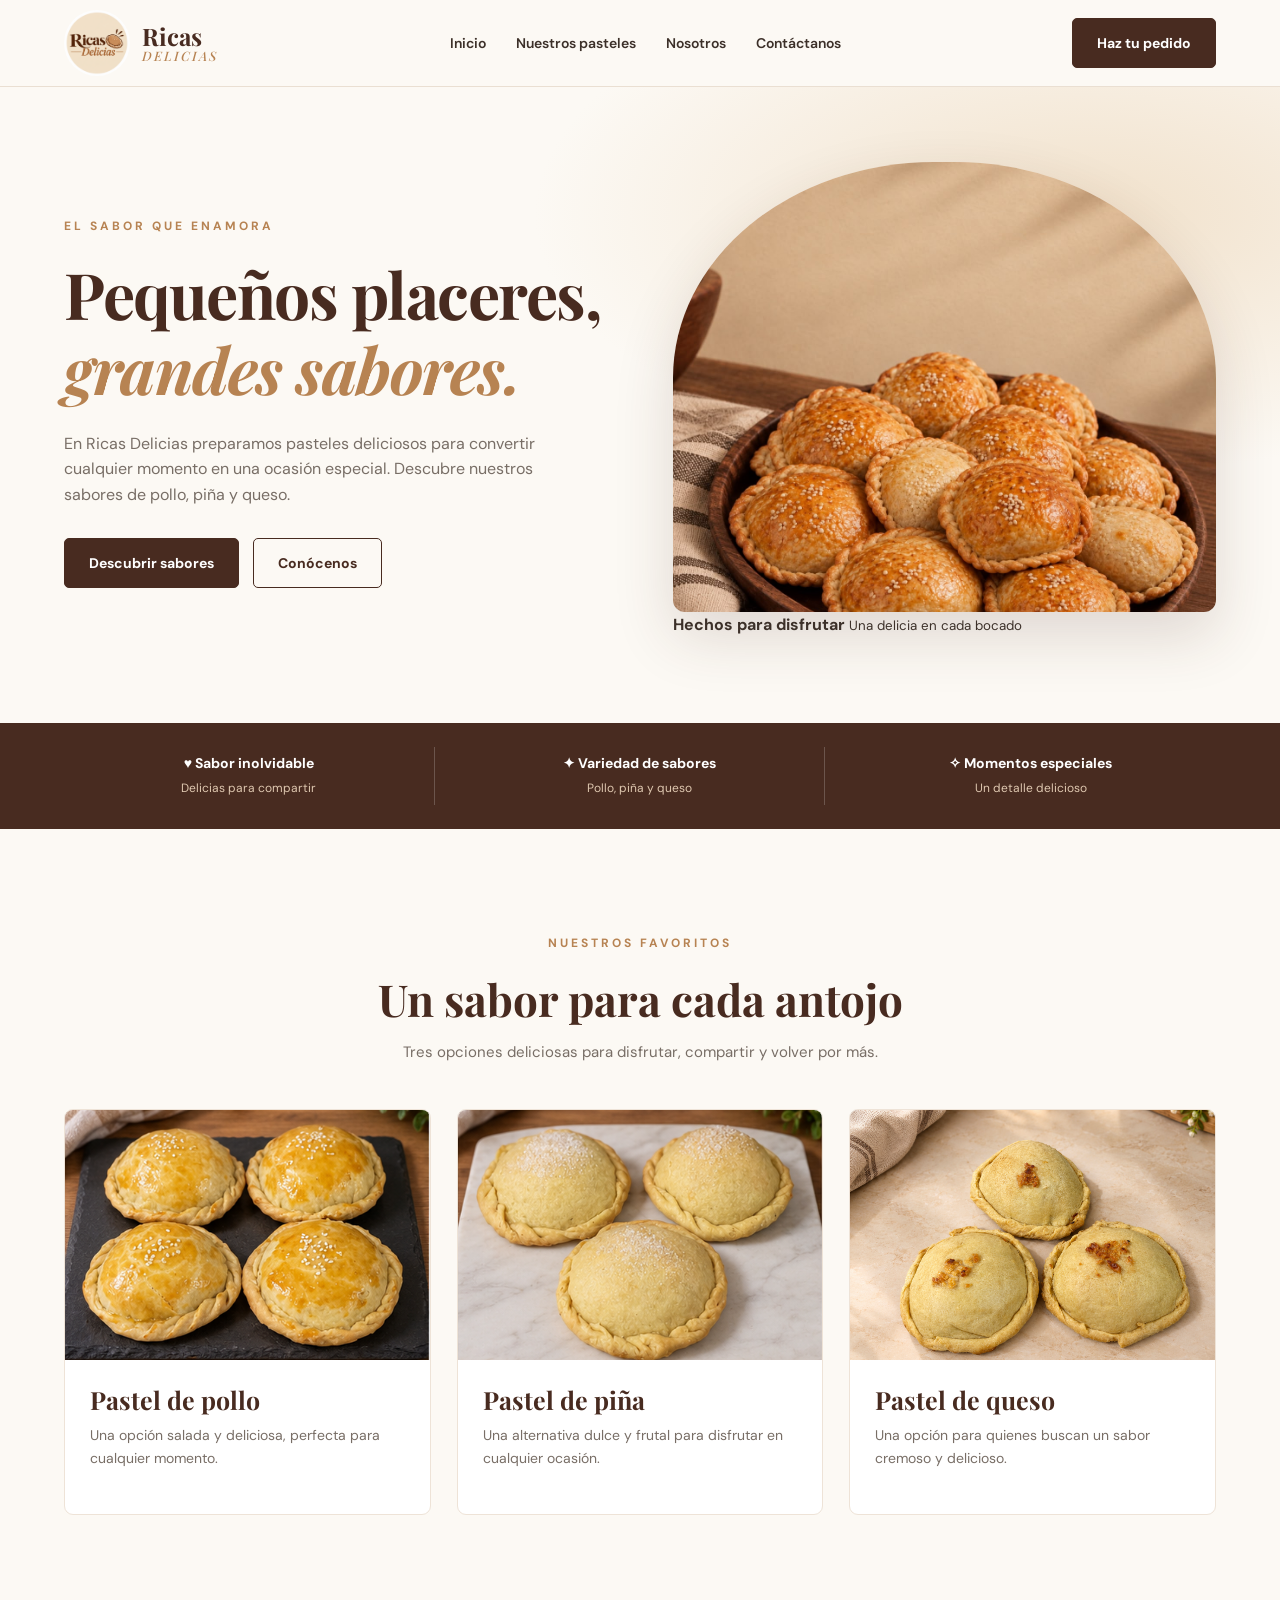
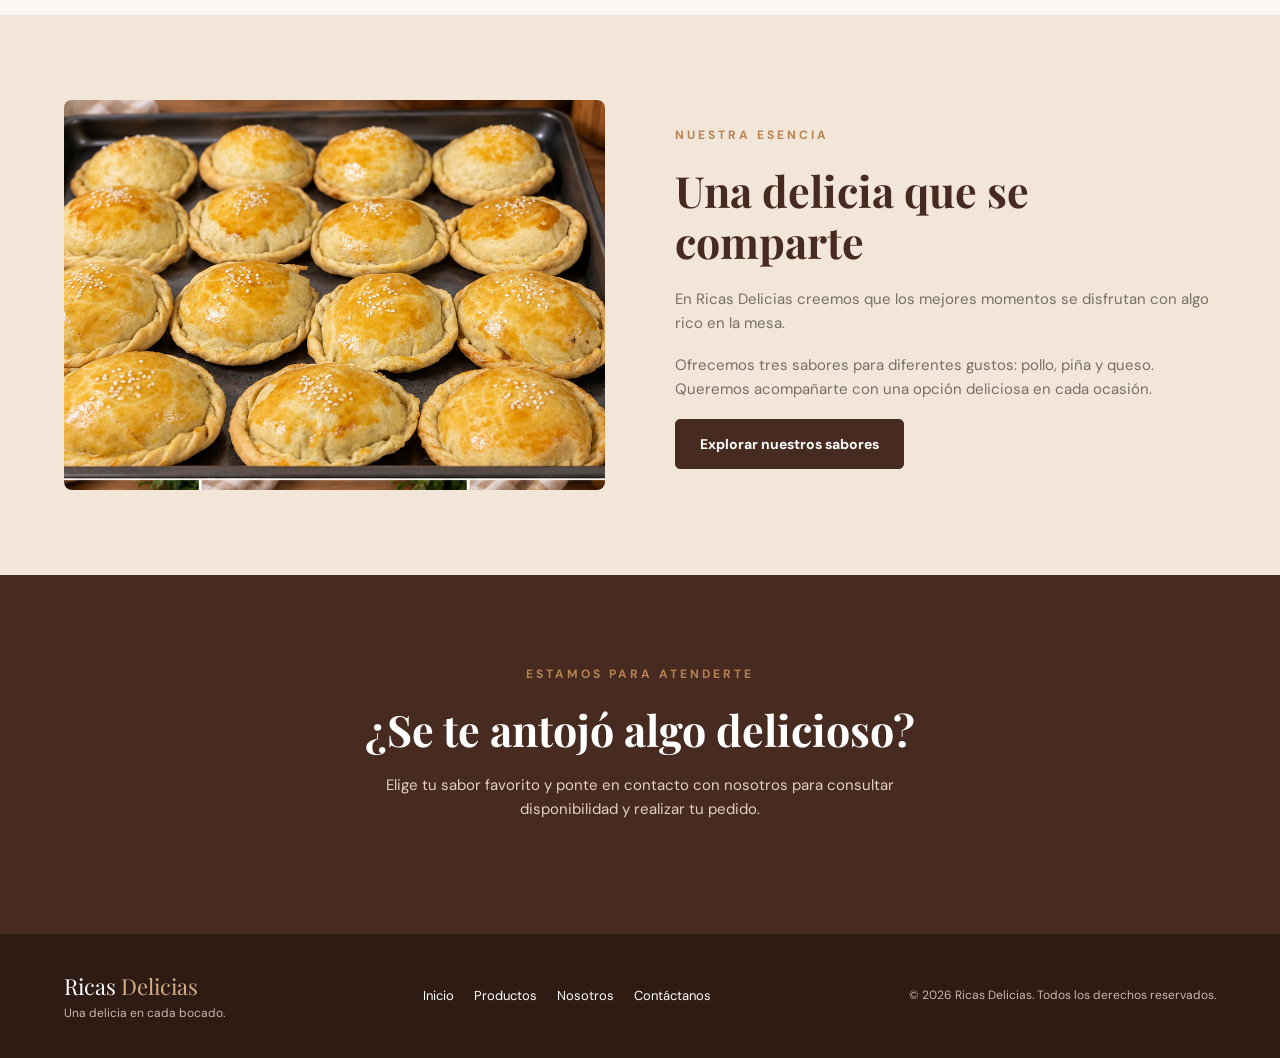
<file: index.html>
<!DOCTYPE html>
<html lang="es">
<head>
    <meta charset="UTF-8">
    <meta name="viewport" content="width=device-width, initial-scale=1.0">

    <title>Ricas Delicias | Pasteles artesanales</title>

    <meta name="description" content="Descubre los pasteles de pollo, piña y queso de Ricas Delicias.">

    <link rel="preconnect" href="https://fonts.googleapis.com">
    <link rel="preconnect" href="https://fonts.gstatic.com" crossorigin>

    <link href="https://fonts.googleapis.com/css2?family=DM+Sans:wght@400;500;600;700&family=Playfair+Display:wght@500;600;700&display=swap" rel="stylesheet">

    <link rel="stylesheet" href="index.css">
</head>

<script>
    if (!sessionStorage.getItem("bienvenidaMostrada")) {
        alert("¡Bienvenido a Ricas Delicias! 🍰 Donde el sabor y la dulzura se unen para ofrecerte momentos únicos. Disfruta de nuestros deliciosos pasteles, preparados con mucho amor. ¡Endulzamos y salamos tus días con cada bocado!");

        sessionStorage.setItem("bienvenidaMostrada", "true");
    }
</script>

<body>

    <header>
        <div class="contenedor navegacion">

            <a href="#inicio" class="marca">
                <img src="img/pasteles.png" alt="Logo de Ricas Delicias">

                <div class="marca-texto">
                    Ricas
                    <span>DELICIAS</span>
                </div>
            </a>

            <nav aria-label="Navegación principal">
                <ul class="menu">
                    <li><a href="#inicio">Inicio</a></li>
                    <li><a href="#productos">Nuestros pasteles</a></li>
                    <li><a href="#nosotros">Nosotros</a></li>
                   <a href="contacto.html" class="boton-contacto">Contáctanos</a>
                </ul>
            </nav>

            <a href="contacto.html" class="boton">Haz tu pedido</a>

        </div>
    </header>

    <main>

        <section class="hero" id="inicio">
            <div class="contenedor hero-contenido">

                <div class="hero-texto">
                    <span class="etiqueta">El sabor que enamora</span>

                    <h1>
                        Pequeños placeres,
                        <span>grandes sabores.</span>
                    </h1>

                    <p class="hero-descripcion">
                        En Ricas Delicias preparamos pasteles deliciosos
                        para convertir cualquier momento en una ocasión
                        especial. Descubre nuestros sabores de pollo,
                        piña y queso.
                    </p>

                    <div class="hero-botones">
                        <a href="#productos" class="boton">
                            Descubrir sabores
                        </a>

                        <a href="#nosotros" class="boton boton-secundario">
                            Conócenos
                        </a>
                    </div>
                </div>

                <div class="hero-imagen">
                    <img
                        src="img//foto1.jpeg"
                        alt="Productos horneados"
                    >

                    <div class="titulo-imagen">
                        <strong>Hechos para disfrutar</strong>
                        <small>Una delicia en cada bocado</small>
                    </div>
                </div>

            </div>
        </section>

        <section class="beneficios">
            <div class="contenedor beneficios-contenido">

                <div class="beneficio">
                    <strong>♥ Sabor inolvidable</strong>
                    <span>Delicias para compartir</span>
                </div>

                <div class="beneficio">
                    <strong>✦ Variedad de sabores</strong>
                    <span>Pollo, piña y queso</span>
                </div>

                <div class="beneficio">
                    <strong>✧ Momentos especiales</strong>
                    <span>Un detalle delicioso</span>
                </div>

            </div>
        </section>

        <section class="productos" id="productos">
            <div class="contenedor">

                <div class="seccion-cabecera">
                    <span class="etiqueta">Nuestros favoritos</span>

                    <h2>Un sabor para cada antojo</h2>

                    <p>
                        Tres opciones deliciosas para disfrutar,
                        compartir y volver por más.
                    </p>
                </div>

                <div class="productos-grid">

                    <article class="producto">
                        <div class="producto-imagen">
                            <img
                                src="img/02_pasteles_tabla_negra.png"
                                alt="Referencia visual del pastel de pollo"
                                loading="lazy"
                            >
                        </div>

                        <div class="producto-info">
                            <h3>Pastel de pollo</h3>

                            <p>
                                Una opción salada y deliciosa,
                                perfecta para cualquier momento.
                            </p>

                            
                        </div>
                    </article>

                    <article class="producto">
                        <div class="producto-imagen">
                            <img
                                src="img/03_pasteles_azucarados.png"
                                alt="Referencia visual del pastel de piña"
                                loading="lazy"
                            >
                        </div>

                        <div class="producto-info">
                            <h3>Pastel de piña</h3>

                            <p>
                                Una alternativa dulce y frutal
                                para disfrutar en cualquier ocasión.
                            </p>

                        </div>
                    </article>

                    <article class="producto">
                        <div class="producto-imagen">
                            <img
                                src="img/pastel 6.png"
                                alt="Referencia visual del pastel de queso"
                                loading="lazy"
                            >
                        </div>

                        <div class="producto-info">
                            <h3>Pastel de queso</h3>

                            <p>
                                Una opción para quienes buscan
                                un sabor cremoso y delicioso.
                            </p>

                             
                            
                        </div>
                    </article>

                </div>
            </div>
        </section>

        <section class="nosotros" id="nosotros">
            <div class="contenedor nosotros-contenido">

                <div class="nosotros-imagen">
                    <img
                        src="img/01_pasteles_bandeja.png"
                        alt="Preparación de alimentos"
                        loading="lazy"
                    >
                </div>

                <div class="nosotros-texto">
                    <span class="etiqueta">Nuestra esencia</span>

                    <h2>Una delicia que se comparte</h2>

                    <p>
                        En Ricas Delicias creemos que los mejores
                        momentos se disfrutan con algo rico en la mesa.
                    </p>

                    <p>
                        Ofrecemos tres sabores para diferentes gustos:
                        pollo, piña y queso. Queremos acompañarte con
                        una opción deliciosa en cada ocasión.
                    </p>

                    <a href="#productos" class="boton">
                        Explorar nuestros sabores
                    </a>
                </div>

            </div>
        </section>

        <section class="pedido" id="contacto">
            <div class="contenedor">

                <span class="etiqueta">Estamos para atenderte</span>

                <h2>¿Se te antojó algo delicioso?</h2>

                <p>
                    Elige tu sabor favorito y ponte en contacto con
                    nosotros para consultar disponibilidad y realizar
                    tu pedido.
                </p>

               

            </div>
        </section>

    </main>

    <footer>
        <div class="contenedor footer-contenido">

            <div>
                <div class="footer-marca">
                    Ricas <span>Delicias</span>
                </div>

                <p class="footer-texto">
                    Una delicia en cada bocado.
                </p>
            </div>

            <div class="footer-links">
                <a href="#inicio">Inicio</a>
                <a href="#productos">Productos</a>
                <a href="#nosotros">Nosotros</a>
        <a href="contacto.html" class="boton-contacto">Contáctanos</a>
            </div>

            <p class="footer-texto">
                © <span id="anio"></span> Ricas Delicias.
                Todos los derechos reservados.
            </p>

        </div>
    </footer>

    <script>
        document.getElementById("anio").textContent =
            new Date().getFullYear();
    </script>




</body>
</html>
</file>
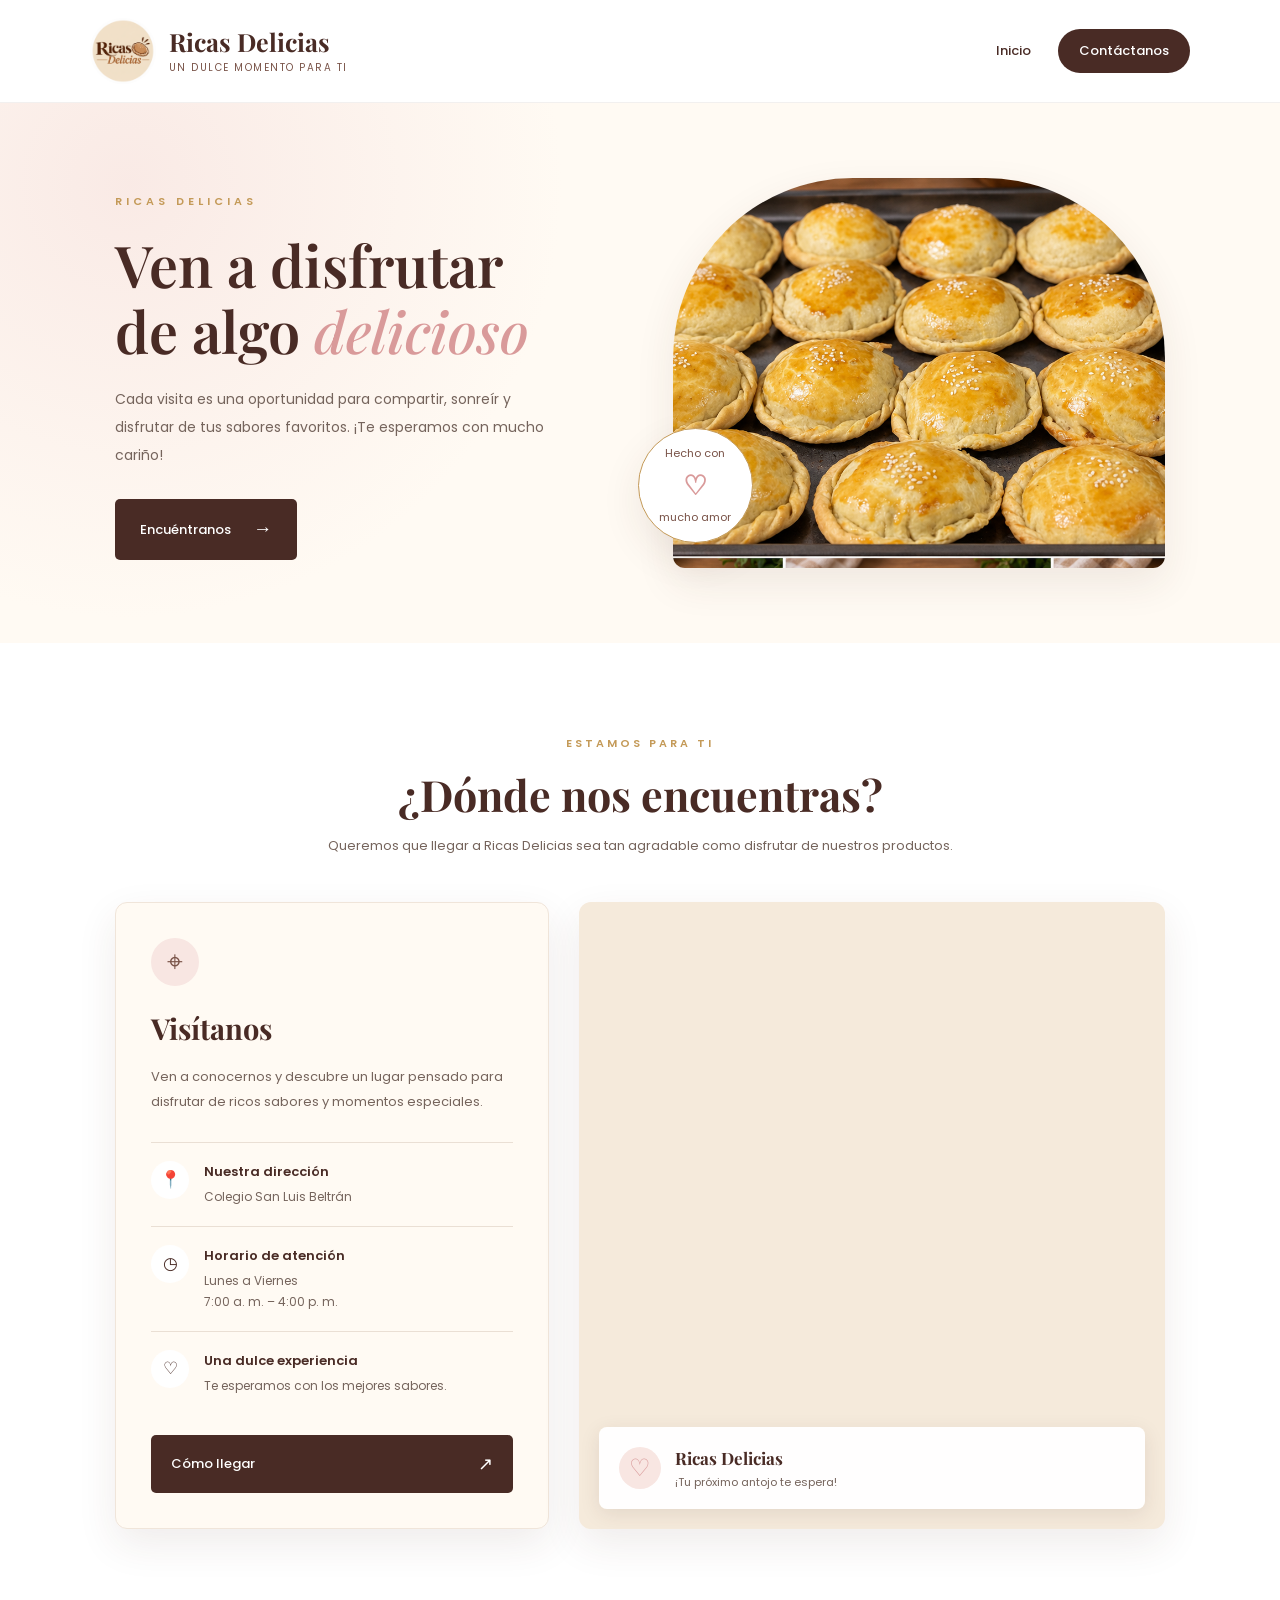
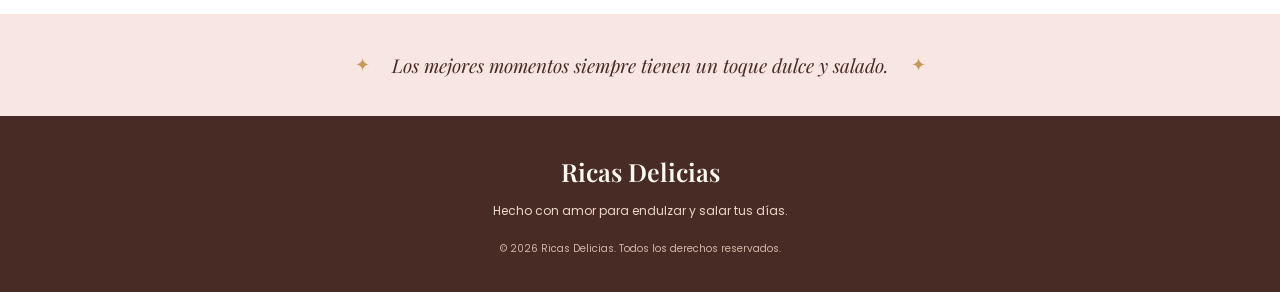
<file: contacto.html>
<!DOCTYPE html>
<html lang="es">
<head>
    <meta charset="UTF-8">
    <meta name="viewport" content="width=device-width, initial-scale=1.0">

    <title>Ubicación | Ricas Delicias</title>

    <link rel="stylesheet" href="contacto.css">

    <link rel="preconnect" href="https://fonts.googleapis.com">
    <link rel="preconnect" href="https://fonts.gstatic.com" crossorigin>

    <link href="https://fonts.googleapis.com/css2?family=Playfair+Display:wght@500;600;700&family=Poppins:wght@300;400;500;600&display=swap" rel="stylesheet">
</head>

<body>

    <header class="encabezado">

        <a href="index.html" class="marca">
            <img src="img/pasteles.png" alt="Logo de Ricas Delicias">
            <div class="nombre-marca">
                <h1>Ricas Delicias</h1>
                <span>Un dulce momento para ti</span>
            </div>
        </a>

        <nav class="menu-superior">
            <a href="index.html">Inicio</a>
            <a href="contacto.html" class="boton-contacto">Contáctanos</a>
        </nav>

    </header>

    <main>

        <section class="portada">

            <div class="contenido-portada">
                <span class="etiqueta">RICAS DELICIAS</span>

                <h2>Ven a disfrutar<br>de algo <em>delicioso</em></h2>

                <p>
                    Cada visita es una oportunidad para compartir,
                    sonreír y disfrutar de tus sabores favoritos.
                    ¡Te esperamos con mucho cariño!
                </p>

                <a href="#ubicacion" class="boton-principal">
                    Encuéntranos
                    <span>→</span>
                </a>
            </div>

            <div class="imagen-portada">
                <img
                    src="img/01_pasteles_bandeja.png"
                    alt="Pastel decorado de repostería">
                <div class="sello">
                    <span>Hecho con</span>
                    <strong>♡</strong>
                    <span>mucho amor</span>
                </div>
            </div>

        </section>

        <section class="seccion-ubicacion" id="ubicacion">

            <div class="titulo-seccion">
                <span class="subtitulo">ESTAMOS PARA TI</span>
                <h2>¿Dónde nos encuentras?</h2>
                <p>
                    Queremos que llegar a Ricas Delicias sea tan agradable
                    como disfrutar de nuestros productos.
                </p>
            </div>

            <div class="contenido-ubicacion">

                <article class="tarjeta-info">

                    <div class="icono">⌖</div>

                    <h3>Visítanos</h3>

                    <p>
                        Ven a conocernos y descubre un lugar pensado para
                        disfrutar de ricos sabores y momentos especiales.
                    </p>

                    <div class="dato">
                        <span class="icono-dato">📍</span>
                        <div>
                            <h4>Nuestra dirección</h4>
                            <p>Colegio San Luis Beltrán</p>
                        </div>
                    </div>

                    <div class="dato">
                        <span class="icono-dato">◷</span>
                        <div>
                            <h4>Horario de atención</h4>
                            <p>Lunes a Viernes</p>
                            <p>7:00 a. m. – 4:00 p. m.</p>
                        </div>
                    </div>

                    <div class="dato">
                        <span class="icono-dato">♡</span>
                        <div>
                            <h4>Una dulce experiencia</h4>
                            <p>Te esperamos con los mejores sabores.</p>
                        </div>
                    </div>

                    <a
                        href="https://www.google.com/maps"
                        target="_blank"
                        rel="noopener noreferrer"
                        class="boton-mapa">
                        Cómo llegar
                        <span>↗</span>
                    </a>

                </article>

                <div class="mapa">

                    
   <iframe
    src="https://maps.google.com/maps?q=Colegio%20San%20Luis%20Beltr%C3%A1n%2C%20Chinandega%2C%20Nicaragua&output=embed"
    title="Ubicación de Ricas Delicias en Chinandega"
    width="100%"
    height="500"
    style="border:0;"
    allowfullscreen
    loading="lazy"
    referrerpolicy="no-referrer-when-downgrade">
</iframe>


                    <div class="etiqueta-mapa">
                        <span>♡</span>
                        <div>
                            <strong>Ricas Delicias</strong>
                            <p>¡Tu próximo antojo te espera!</p>
                        </div>
                    </div>

                </div>

            </div>

        </section>

        <section class="franja-final">
            <span>✦</span>
            <p>Los mejores momentos siempre tienen un toque dulce y salado.</p>
            <span>✦</span>
        </section>

    </main>

    <footer class="pie-pagina">
        <a href="index.html" class="nombre-footer">Ricas Delicias</a>
        <p>Hecho con amor para endulzar y salar tus días.</p>
        <span>© 2026 Ricas Delicias. Todos los derechos reservados.</span>
    </footer>

</body>
</html>
</file>
<file: index.css>
:root {
    --marron: #482b20;
    --marron-claro: #79513a;
    --caramelo: #b78352;
    --crema: #f2e5d2;
    --fondo: #fcf9f4;
    --blanco: #ffffff;
    --texto: #3c3029;
    --gris: #786e66;
}

* {
    margin: 0;
    padding: 0;
    box-sizing: border-box;
}

html {
    scroll-behavior: smooth;
    scroll-padding-top: 100px;
}

body {
    font-family: 'DM Sans', sans-serif;
    background: var(--fondo);
    color: var(--texto);
    line-height: 1.6;
}

a {
    color: inherit;
    text-decoration: none;
}

img {
    display: block;
    max-width: 100%;
}

.contenedor {
    width: min(1160px, 90%);
    margin: auto;
}

/* ENCABEZADO */

header {
    background: rgba(252, 249, 244, 0.96);
    border-bottom: 1px solid #eadfd2;
    position: sticky;
    top: 0;
    z-index: 1000;
    backdrop-filter: blur(12px);
}

.navegacion {
    min-height: 86px;
    display: flex;
    align-items: center;
    justify-content: space-between;
    gap: 25px;
}

.marca {
    display: flex;
    align-items: center;
    gap: 12px;
}

/* LOGO: AJUSTE REALIZADO */

.marca img {
    width: 66px;
    height: 66px;
    object-fit: contain;
    object-position: center;
    border-radius: 50%;
    flex-shrink: 0;
    background: transparent;
}

.marca-texto {
    font-family: 'Playfair Display', serif;
    font-size: 24px;
    font-weight: 700;
    color: var(--marron);
    line-height: 1.1;
}

.marca-texto span {
    display: block;
    font-size: 13px;
    color: var(--caramelo);
    font-style: italic;
    font-weight: 500;
    text-align: center;
    letter-spacing: 2px;
}

.menu {
    display: flex;
    align-items: center;
    gap: 30px;
    list-style: none;
}

.menu a {
    font-size: 14px;
    font-weight: 600;
    transition: color .25s;
}

.menu a:hover {
    color: var(--caramelo);
}

/* BOTONES */

.boton {
    display: inline-flex;
    align-items: center;
    justify-content: center;
    padding: 13px 24px;
    border-radius: 5px;
    background: var(--marron);
    color: var(--blanco);
    font-size: 14px;
    font-weight: 700;
    border: 1px solid var(--marron);
    transition: .3s;
    cursor: pointer;
}

.boton:hover {
    background: var(--caramelo);
    border-color: var(--caramelo);
    transform: translateY(-2px);
}

.boton-secundario {
    background: transparent;
    color: var(--marron);
}

/* PORTADA */

.hero {
    padding: 75px 0 85px;
    overflow: hidden;
    background:
        radial-gradient(ellipse at 85% 20%, #f1e1cb 0, transparent 36%),
        var(--fondo);
}

.hero-contenido {
    display: grid;
    grid-template-columns: 1fr 1fr;
    align-items: center;
    gap: 65px;
}

.etiqueta {
    display: inline-block;
    color: var(--caramelo);
    font-size: 12px;
    font-weight: 700;
    letter-spacing: 3px;
    text-transform: uppercase;
    margin-bottom: 20px;
}

h1, h2, h3 {
    font-family: 'Playfair Display', serif;
    line-height: 1.18;
}

h1 {
    color: var(--marron);
    font-size: clamp(42px, 5vw, 68px);
    letter-spacing: -1.5px;
    margin-bottom: 24px;
}

h1 span {
    color: var(--caramelo);
    font-style: italic;
}

.hero-descripcion {
    color: var(--gris);
    font-size: 16px;
    max-width: 480px;
    margin-bottom: 30px;
}

.hero-botones {
    display: flex;
    flex-wrap: wrap;
    gap: 14px;
}

.hero-imagen {
    position: relative;
    min-height: 450px;
}

.hero-imagen img {
    width: 100%;
    height: 450px;
    object-fit: cover;
    border-radius: 48% 48% 12px 12px;
    box-shadow: 0 24px 60px rgba(72, 43, 32, .16);
}

.sello {
    position: absolute;
    left: -35px;
    bottom: 30px;
    background: var(--blanco);
    color: var(--marron);
    padding: 20px 24px;
    border-radius: 8px;
    box-shadow: 0 10px 35px rgba(72, 43, 32, .12);
}

.sello strong {
    display: block;
    font-family: 'Playfair Display', serif;
    font-size: 21px;
}

.sello small {
    color: var(--gris);
    font-size: 12px;
}

/* FRANJA INFORMATIVA */

.beneficios {
    background: var(--marron);
    color: var(--blanco);
    padding: 24px 0;
}

.beneficios-contenido {
    display: grid;
    grid-template-columns: repeat(3, 1fr);
    text-align: center;
    gap: 20px;
}

.beneficio {
    padding: 5px 12px;
    border-right: 1px solid rgba(255, 255, 255, .2);
}

.beneficio:last-child {
    border-right: none;
}

.beneficio strong {
    display: block;
    font-size: 14px;
}

.beneficio span {
    color: #dfc8b0;
    font-size: 12px;
}

/* PRODUCTOS */

.productos {
    padding: 100px 0;
}

.seccion-cabecera {
    text-align: center;
    max-width: 650px;
    margin: 0 auto 45px;
}

.seccion-cabecera h2 {
    font-size: clamp(32px, 4vw, 44px);
    color: var(--marron);
    margin-bottom: 15px;
}

.seccion-cabecera p {
    color: var(--gris);
    font-size: 15px;
}

.productos-grid {
    display: grid;
    grid-template-columns: repeat(3, 1fr);
    gap: 26px;
}

.producto {
    background: var(--blanco);
    border: 1px solid #eee3d7;
    border-radius: 9px;
    overflow: hidden;
    transition: transform .3s, box-shadow .3s;
}

.producto:hover {
    transform: translateY(-7px);
    box-shadow: 0 18px 40px rgba(72, 43, 32, .10);
}

.producto-imagen {
    height: 250px;
    overflow: hidden;
    background: var(--crema);
}

.producto-imagen img {
    width: 100%;
    height: 100%;
    object-fit: cover;
    transition: transform .5s;
}

.producto:hover .producto-imagen img {
    transform: scale(1.05);
}

.producto-info {
    padding: 25px;
}

.producto-info h3 {
    font-size: 25px;
    color: var(--marron);
    margin-bottom: 10px;
}

.producto-info p {
    color: var(--gris);
    font-size: 14px;
    margin-bottom: 20px;
}

.producto-enlace {
    color: var(--caramelo);
    font-weight: 700;
    font-size: 13px;
}

.producto-enlace:hover {
    color: var(--marron);
}

/* NOSOTROS */

.nosotros {
    padding: 85px 0;
    background: #f1e6d7;
}

.nosotros-contenido {
    display: grid;
    grid-template-columns: 1fr 1fr;
    align-items: center;
    gap: 70px;
}

.nosotros-imagen img {
    width: 100%;
    height: 390px;
    object-fit: cover;
    border-radius: 8px;
}

.nosotros-texto h2 {
    color: var(--marron);
    font-size: clamp(32px, 4vw, 43px);
    margin-bottom: 20px;
}

.nosotros-texto p {
    color: var(--gris);
    margin-bottom: 18px;
    font-size: 15px;
}

/* CONTACTO */

.pedido {
    padding: 85px 0;
    text-align: center;
    background: var(--marron);
    color: white;
}

.pedido h2 {
    font-size: clamp(32px, 4vw, 43px);
    margin-bottom: 18px;
}

.pedido p {
    color: #e3d1c1;
    margin: 0 auto 28px;
    max-width: 550px;
    font-size: 15px;
}

.pedido .boton {
    background: var(--crema);
    color: var(--marron);
    border-color: var(--crema);
}

.pedido .boton:hover {
    background: var(--caramelo);
    color: white;
    border-color: var(--caramelo);
}

/* PIE DE PÁGINA */

footer {
    background: #2e1b14;
    color: white;
    padding: 35px 0;
}

.footer-contenido {
    display: flex;
    justify-content: space-between;
    align-items: center;
    flex-wrap: wrap;
    gap: 20px;
}

.footer-marca {
    font-family: 'Playfair Display', serif;
    font-size: 22px;
}

.footer-marca span {
    color: #d5ae85;
}

.footer-texto {
    font-size: 12px;
    color: #cbb8a8;
}

.footer-links {
    display: flex;
    gap: 20px;
    font-size: 13px;
}

.footer-links a:hover {
    color: #d5ae85;
}

/* DISEÑO RESPONSIVO */

@media (max-width: 900px) {
    .navegacion {
        padding: 12px 0;
        flex-wrap: wrap;
    }

    .menu {
        gap: 17px;
    }

    .hero-contenido {
        gap: 35px;
    }

    .hero-imagen,
    .hero-imagen img {
        min-height: 370px;
        height: 370px;
    }

    .productos-grid {
        gap: 16px;
    }

    .producto-imagen {
        height: 200px;
    }

    .nosotros-contenido {
        gap: 35px;
    }
}

@media (max-width: 650px) {
    .navegacion {
        justify-content: center;
    }

    .marca {
        width: 100%;
        justify-content: center;
    }

    .menu {
        width: 100%;
        justify-content: center;
        flex-wrap: wrap;
        gap: 15px 20px;
    }

    .menu a {
        font-size: 12px;
    }

    .navegacion > .boton {
        display: none;
    }

    .hero {
        padding: 50px 0 65px;
    }

    .hero-contenido {
        grid-template-columns: 1fr;
        gap: 35px;
    }

    h1 {
        font-size: 45px;
    }

    .hero-imagen,
    .hero-imagen img {
        min-height: 330px;
        height: 330px;
    }

    .sello {
        left: 12px;
        bottom: 15px;
    }

    .beneficios-contenido {
        grid-template-columns: 1fr;
        gap: 15px;
    }

    .beneficio {
        border-right: none;
        border-bottom: 1px solid rgba(255, 255, 255, .2);
        padding-bottom: 15px;
    }

    .beneficio:last-child {
        border-bottom: none;
        padding-bottom: 0;
    }

    .productos {
        padding: 70px 0;
    }

    .productos-grid {
        grid-template-columns: 1fr;
        gap: 25px;
    }

    .producto-imagen {
        height: 250px;
    }

    .nosotros-contenido {
        grid-template-columns: 1fr;
        gap: 30px;
    }

    .nosotros-imagen img {
        height: 300px;
    }

    .pedido {
        padding: 65px 0;
    }

    .footer-contenido {
        flex-direction: column;
        text-align: center;
    }

    .footer-links {
        justify-content: center;
        flex-wrap: wrap;
    }
}
</file>
<file: contacto.css>
/* ================================
   RICAS DELICIAS - UBICACION
   ================================ */

:root {
    --crema: #fffaf3;
    --crema-oscuro: #f5eadb;
    --chocolate: #492b25;
    --cafe: #795348;
    --rosa: #d99a9a;
    --rosa-claro: #f8e6e2;
    --dorado: #c49a58;
    --blanco: #ffffff;
    --texto: #75645c;
    --sombra: 0 15px 40px rgba(73, 43, 37, 0.09);
}

* {
    margin: 0;
    padding: 0;
    box-sizing: border-box;
}

html {
    scroll-behavior: smooth;
}

body {
    font-family: 'Poppins', sans-serif;
    background-color: var(--crema);
    color: var(--chocolate);
    line-height: 1.7;
}

a {
    text-decoration: none;
    color: inherit;
}

/* ENCABEZADO */

.encabezado {
    width: 100%;
    min-height: 100px;
    padding: 18px 7%;
    display: flex;
    align-items: center;
    justify-content: space-between;
    gap: 25px;
    background-color: var(--blanco);
    border-bottom: 1px solid rgba(73, 43, 37, 0.07);
}

.marca {
    display: flex;
    align-items: center;
    gap: 13px;
    flex-shrink: 0;
}

.marca img {
    width: 66px;
    height: 66px;
    object-fit: cover;
    border-radius: 50%;
}

.nombre-marca h1 {
    font-family: 'Playfair Display', serif;
    font-size: 25px;
    line-height: 1.3;
    color: var(--chocolate);
}

.nombre-marca span {
    display: block;
    font-size: 10px;
    letter-spacing: 1.5px;
    text-transform: uppercase;
    color: var(--cafe);
}

.menu-superior {
    display: flex;
    align-items: center;
    justify-content: center;
    flex-wrap: wrap;
    gap: 27px;
}

.menu-superior a {
    font-size: 13px;
    font-weight: 500;
    color: var(--chocolate);
    transition: color 0.3s ease;
}

.menu-superior a:hover,
.menu-superior a.activo {
    color: var(--rosa);
}

.menu-superior .boton-contacto {
    padding: 11px 21px;
    border-radius: 30px;
    color: var(--blanco);
    background-color: var(--chocolate);
    transition: background-color 0.3s ease,
                transform 0.3s ease;
}

.menu-superior .boton-contacto:hover {
    color: var(--blanco);
    background-color: var(--cafe);
    transform: translateY(-2px);
}

/* PORTADA */

.portada {
    display: grid;
    grid-template-columns: 1fr 1fr;
    align-items: center;
    gap: 65px;
    padding: 75px 9%;
    min-height: 540px;
    overflow: hidden;
    background:
        radial-gradient(
            circle at 10% 15%,
            rgba(248, 230, 226, 0.8),
            transparent 35%
        ),
        var(--crema);
}

.contenido-portada {
    max-width: 540px;
}

.etiqueta {
    display: inline-block;
    margin-bottom: 20px;
    color: var(--dorado);
    font-size: 11px;
    font-weight: 600;
    letter-spacing: 4px;
}

.contenido-portada h2 {
    margin-bottom: 22px;
    font-family: 'Playfair Display', serif;
    font-size: clamp(38px, 4.5vw, 62px);
    line-height: 1.15;
    font-weight: 600;
    color: var(--chocolate);
}

.contenido-portada h2 em {
    color: var(--rosa);
    font-weight: 500;
}

.contenido-portada > p {
    max-width: 450px;
    margin-bottom: 30px;
    font-size: 14px;
    line-height: 2;
    color: var(--texto);
}

.boton-principal {
    display: inline-flex;
    align-items: center;
    gap: 22px;
    padding: 14px 25px;
    border-radius: 5px;
    color: var(--blanco);
    background-color: var(--chocolate);
    font-size: 13px;
    font-weight: 500;
    transition: background-color 0.3s ease,
                transform 0.3s ease;
}

.boton-principal span {
    font-size: 19px;
}

.boton-principal:hover {
    background-color: var(--cafe);
    transform: translateY(-3px);
}

.imagen-portada {
    position: relative;
    max-width: 510px;
    width: 100%;
    justify-self: end;
}

.imagen-portada > img {
    display: block;
    width: 100%;
    height: 390px;
    object-fit: cover;
    border-radius: 180px 180px 12px 12px;
    box-shadow: var(--sombra);
}

.sello {
    position: absolute;
    bottom: 25px;
    left: -35px;
    display: flex;
    flex-direction: column;
    justify-content: center;
    align-items: center;
    width: 115px;
    height: 115px;
    border: 1px solid var(--dorado);
    border-radius: 50%;
    background-color: var(--blanco);
    color: var(--cafe);
    box-shadow: var(--sombra);
    font-size: 11px;
    line-height: 1.7;
}

.sello strong {
    color: var(--rosa);
    font-size: 27px;
}

/* SECCION DE UBICACION */

.seccion-ubicacion {
    padding: 85px 9%;
    background-color: var(--blanco);
}

.titulo-seccion {
    max-width: 650px;
    margin: 0 auto 45px;
    text-align: center;
}

.subtitulo {
    color: var(--dorado);
    font-size: 11px;
    font-weight: 600;
    letter-spacing: 3px;
}

.titulo-seccion h2 {
    margin: 12px 0;
    font-family: 'Playfair Display', serif;
    font-size: clamp(30px, 4vw, 43px);
    line-height: 1.3;
    color: var(--chocolate);
}

.titulo-seccion > p {
    margin-top: 12px;
    font-size: 13px;
    color: var(--texto);
}

.contenido-ubicacion {
    display: grid;
    grid-template-columns: 0.85fr 1.15fr;
    gap: 30px;
    align-items: stretch;
    max-width: 1200px;
    margin: 0 auto;
}

.tarjeta-info {
    padding: 35px;
    border: 1px solid #f0e5da;
    border-radius: 12px;
    background-color: var(--crema);
    box-shadow: var(--sombra);
}

.icono {
    display: flex;
    align-items: center;
    justify-content: center;
    width: 48px;
    height: 48px;
    margin-bottom: 18px;
    border-radius: 50%;
    background-color: var(--rosa-claro);
    color: var(--cafe);
    font-size: 28px;
}

.tarjeta-info h3 {
    margin-bottom: 12px;
    font-family: 'Playfair Display', serif;
    font-size: 29px;
    color: var(--chocolate);
}

.tarjeta-info > p {
    margin-bottom: 27px;
    font-size: 13px;
    line-height: 1.9;
    color: var(--texto);
}

.dato {
    display: flex;
    align-items: flex-start;
    gap: 15px;
    padding: 18px 0;
    border-top: 1px solid #eadfd4;
}

.icono-dato {
    display: flex;
    align-items: center;
    justify-content: center;
    min-width: 38px;
    height: 38px;
    border-radius: 50%;
    background-color: var(--blanco);
    font-size: 17px;
}

.dato h4 {
    margin-bottom: 3px;
    font-size: 13px;
    font-weight: 600;
    color: var(--chocolate);
}

.dato p {
    font-size: 12px;
    line-height: 1.8;
    color: var(--texto);
}

.boton-mapa {
    display: flex;
    align-items: center;
    justify-content: space-between;
    width: 100%;
    margin-top: 20px;
    padding: 14px 20px;
    border-radius: 5px;
    background-color: var(--chocolate);
    color: var(--blanco);
    font-size: 13px;
    font-weight: 500;
    transition: background-color 0.3s ease;
}

.boton-mapa:hover {
    background-color: var(--cafe);
}

.boton-mapa span {
    font-size: 18px;
}

.mapa {
    position: relative;
    min-height: 500px;
    overflow: hidden;
    border-radius: 12px;
    box-shadow: var(--sombra);
    background-color: var(--crema-oscuro);
}

.mapa iframe {
    display: block;
    width: 100%;
    height: 100%;
    min-height: 500px;
    border: 0;
}

.etiqueta-mapa {
    position: absolute;
    right: 20px;
    bottom: 20px;
    left: 20px;
    display: flex;
    align-items: center;
    gap: 14px;
    padding: 17px 20px;
    border-radius: 8px;
    background-color: rgba(255, 255, 255, 0.96);
    box-shadow: 0 5px 20px rgba(73, 43, 37, 0.1);
}

.etiqueta-mapa > span {
    display: flex;
    align-items: center;
    justify-content: center;
    width: 42px;
    height: 42px;
    border-radius: 50%;
    background-color: var(--rosa-claro);
    color: var(--rosa);
    font-size: 24px;
}

.etiqueta-mapa strong {
    font-family: 'Playfair Display', serif;
    font-size: 17px;
}

.etiqueta-mapa p {
    font-size: 11px;
    color: var(--texto);
}

/* MENSAJE FINAL */

.franja-final {
    display: flex;
    align-items: center;
    justify-content: center;
    gap: 22px;
    padding: 35px 20px;
    background-color: var(--rosa-claro);
    text-align: center;
}

.franja-final span {
    color: var(--dorado);
    font-size: 18px;
}

.franja-final p {
    font-family: 'Playfair Display', serif;
    font-size: 19px;
    font-style: italic;
    color: var(--chocolate);
}

/* PIE DE PAGINA */

.pie-pagina {
    display: flex;
    flex-direction: column;
    align-items: center;
    gap: 7px;
    padding: 35px 20px;
    background-color: var(--chocolate);
    color: var(--crema);
    text-align: center;
}

.nombre-footer {
    font-family: 'Playfair Display', serif;
    font-size: 25px;
    font-weight: 600;
}

.pie-pagina p {
    font-size: 12px;
    color: #ead7ca;
}

.pie-pagina > span {
    margin-top: 12px;
    font-size: 10px;
    color: #cdb6a8;
}

/* RESPONSIVE: TABLETAS */

@media (max-width: 1000px) {

    .encabezado {
        flex-direction: column;
        padding: 20px 5%;
    }

    .menu-superior {
        gap: 18px;
    }

    .portada {
        gap: 35px;
        padding: 60px 6%;
    }

    .imagen-portada > img {
        height: 330px;
    }

    .seccion-ubicacion {
        padding: 70px 6%;
    }

    .contenido-ubicacion {
        grid-template-columns: 1fr 1fr;
        gap: 20px;
    }

    .tarjeta-info {
        padding: 25px;
    }
}

/* RESPONSIVE: TELEFONOS */

@media (max-width: 700px) {

    .encabezado {
        gap: 20px;
    }

    .marca img {
        width: 55px;
        height: 55px;
    }

    .nombre-marca h1 {
        font-size: 22px;
    }

    .menu-superior {
        gap: 12px 18px;
    }

    .menu-superior a {
        font-size: 12px;
    }

    .menu-superior .boton-contacto {
        padding: 9px 15px;
    }

    .portada {
        grid-template-columns: 1fr;
        gap: 40px;
        padding: 55px 7%;
    }

    .contenido-portada h2 {
        font-size: 43px;
    }

    .contenido-portada > p {
        font-size: 13px;
    }

    .imagen-portada {
        max-width: 450px;
        justify-self: center;
    }

    .imagen-portada > img {
        height: 330px;
        border-radius: 140px 140px 10px 10px;
    }

    .sello {
        left: -10px;
        bottom: 15px;
        width: 95px;
        height: 95px;
        font-size: 10px;
    }

    .seccion-ubicacion {
        padding: 60px 6%;
    }

    .titulo-seccion {
        margin-bottom: 30px;
    }

    .contenido-ubicacion {
        grid-template-columns: 1fr;
    }

    .tarjeta-info {
        padding: 27px 23px;
    }

    .mapa,
    .mapa iframe {
        min-height: 380px;
    }

    .franja-final {
        gap: 10px;
        padding: 28px 15px;
    }

    .franja-final p {
        font-size: 16px;
    }

    .pie-pagina {
        padding: 30px 15px;
    }
}

/* TELEFONOS PEQUENOS */

@media (max-width: 380px) {

    .menu-superior {
        gap: 12px;
    }

    .contenido-portada h2 {
        font-size: 36px;
    }

    .titulo-seccion h2 {
        font-size: 29px;
    }

    .etiqueta-mapa {
        right: 10px;
        left: 10px;
        padding: 12px;
    }
}
</file>
